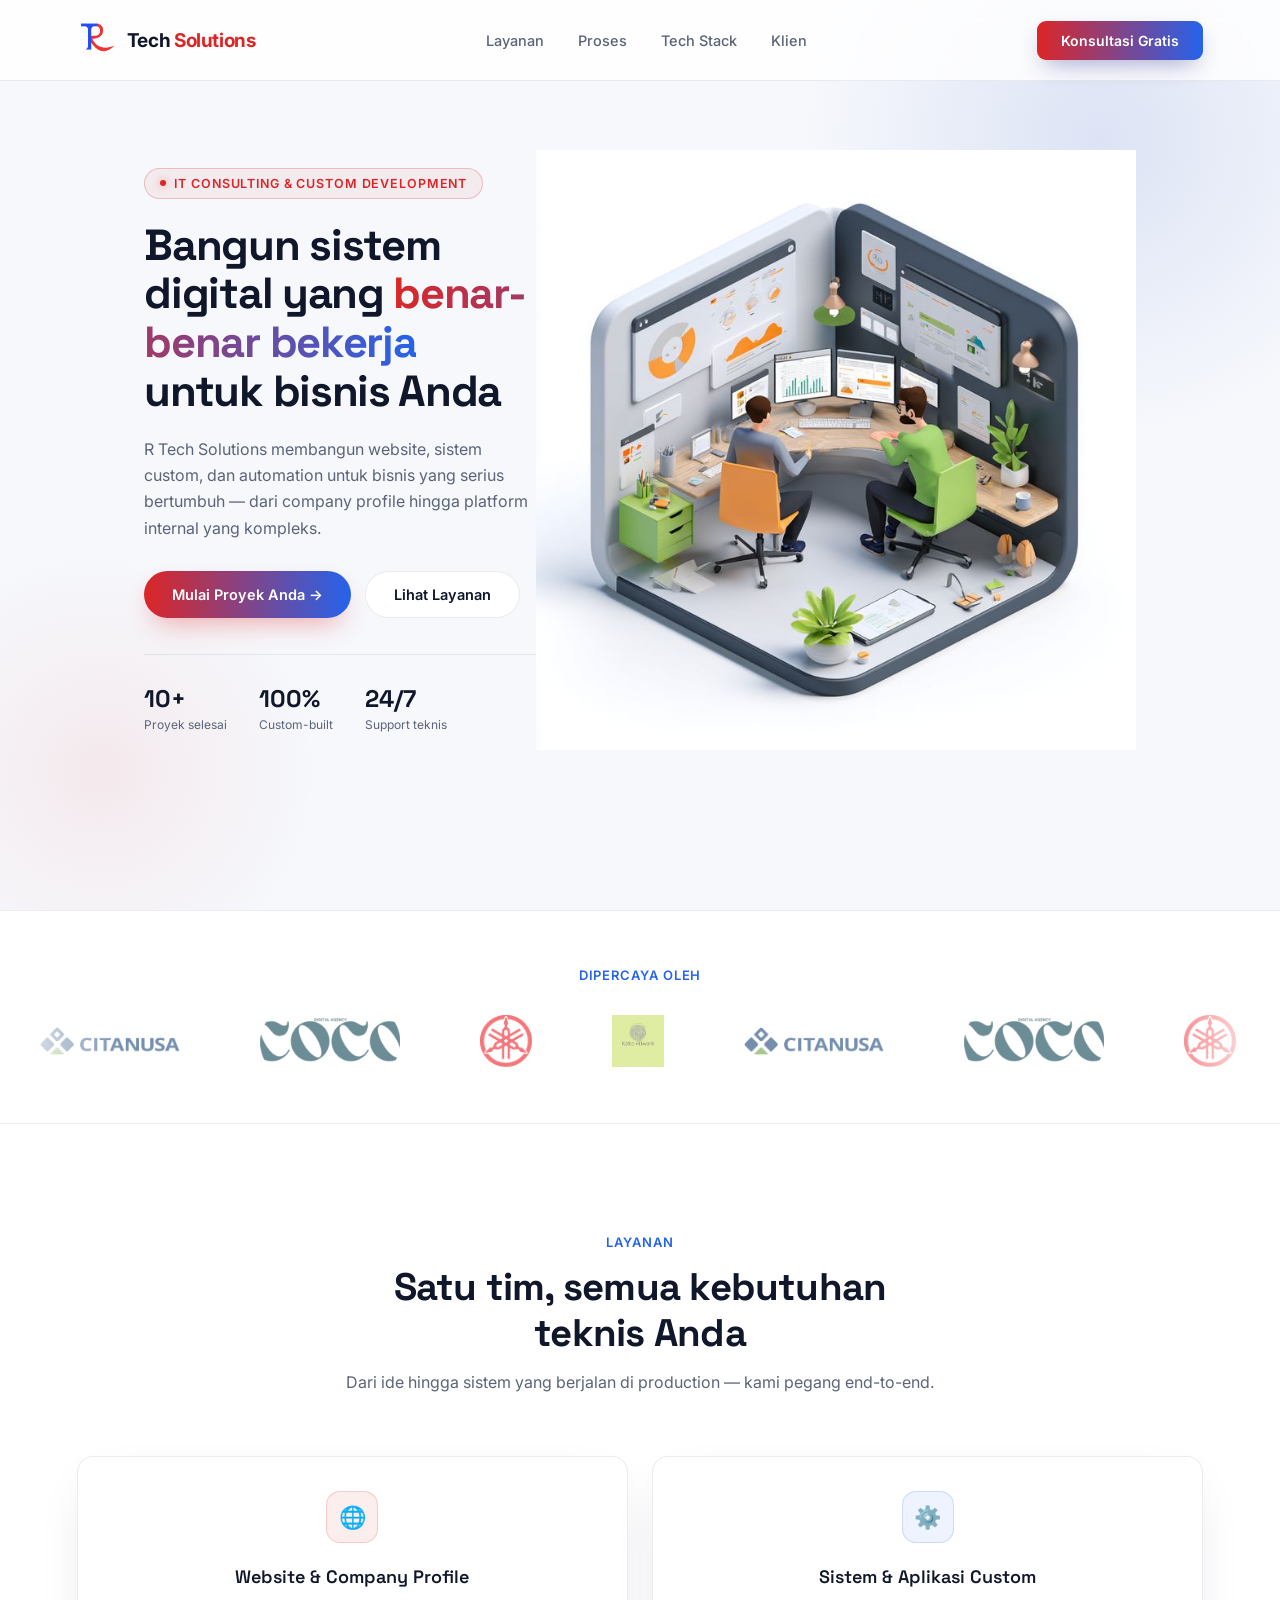
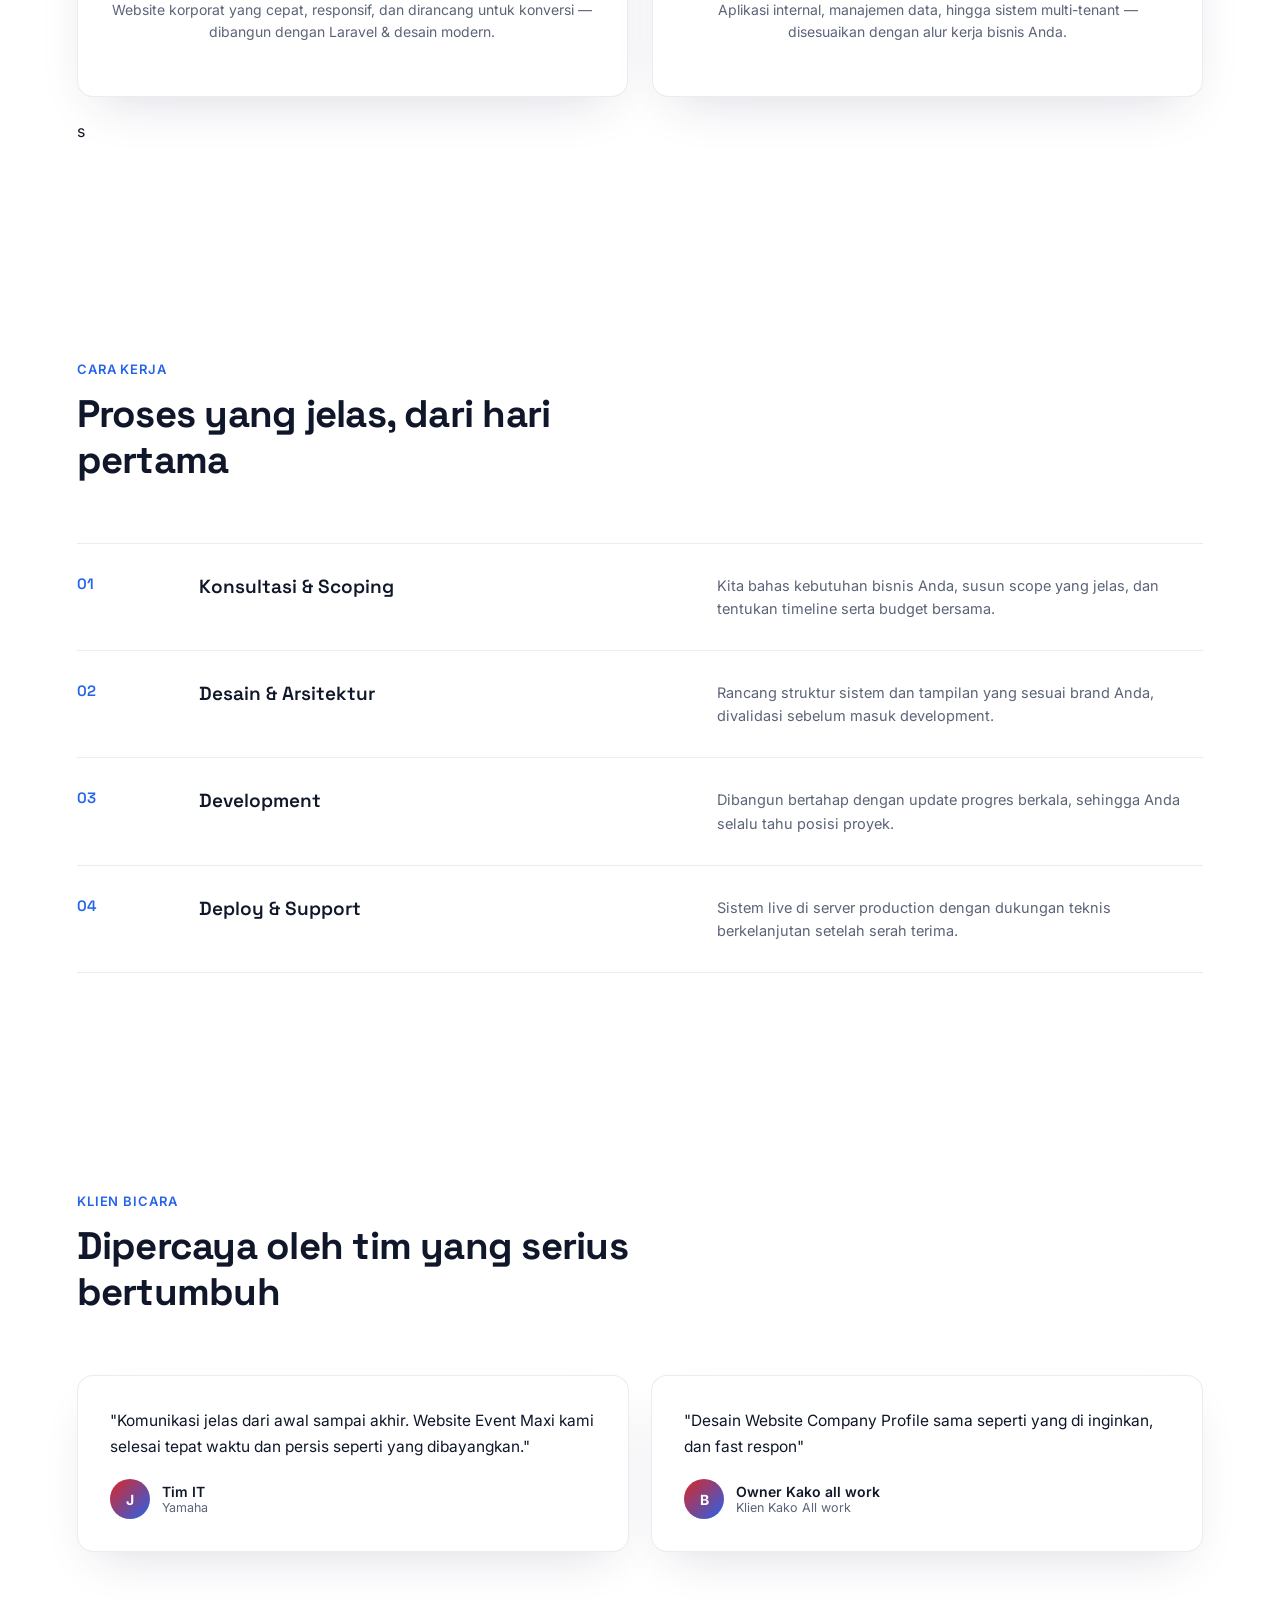
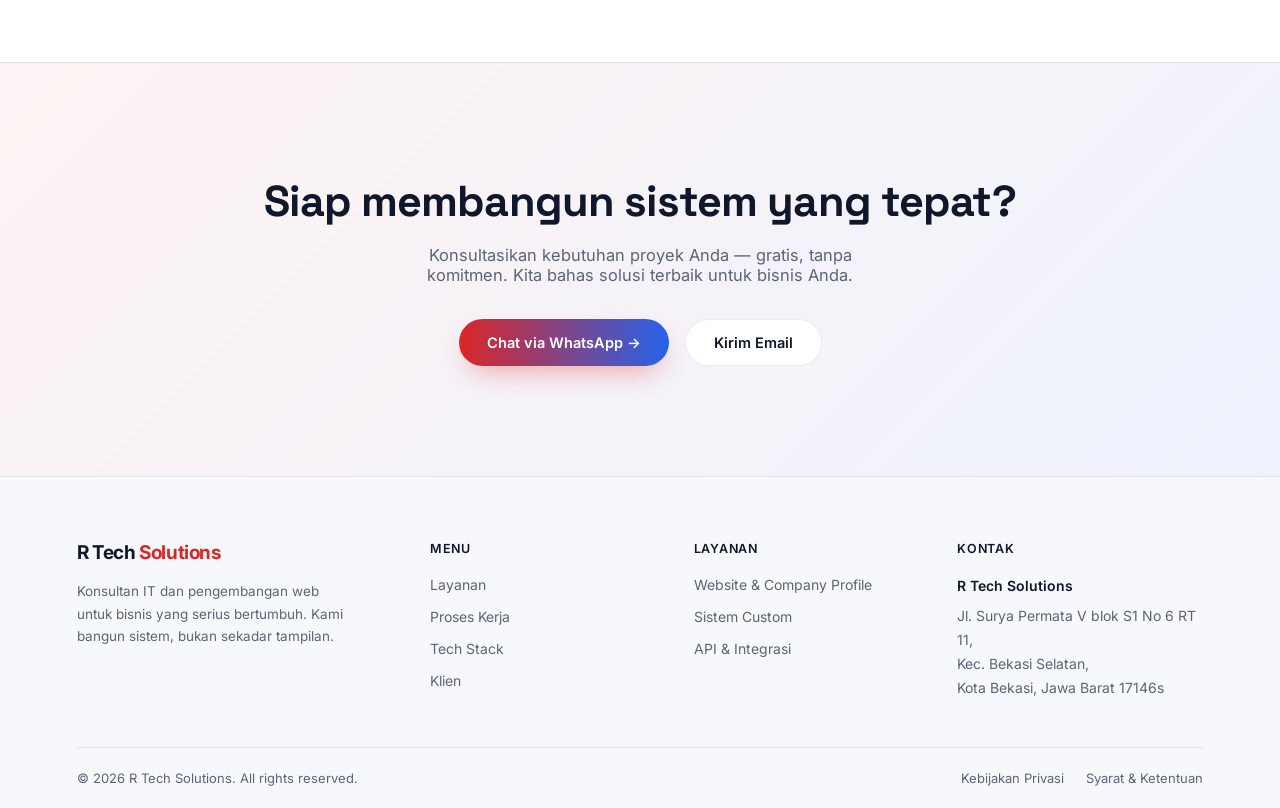
<file: index.html>
<!DOCTYPE html>
<html lang="id">
<head>
<meta charset="UTF-8">
<meta name="viewport" content="width=device-width, initial-scale=1.0">
<title>R Tech Solutions — IT Consulting & Web Development</title>
<link rel="preconnect" href="https://fonts.googleapis.com">
<link href="https://fonts.googleapis.com/css2?family=Space+Grotesk:wght@400;500;600;700&family=Inter:wght@400;500;600;700&display=swap" rel="stylesheet">
<link href="css/style.css" rel="stylesheet">
</head>
<body>

<nav>
  <div class="logo-mark">
    <div>
      <img src="assets/logo2.png" alt="R Tech Solutions Logo" width="40" height="40">
    </div>
    <div class="logo-text">Tech <span>Solutions</span></div>
  </div>
  <div class="nav-links">
    <a href="#layanan">Layanan</a>
    <a href="#proses">Proses</a>
    <a href="#stack">Tech Stack</a>
    <a href="#testimoni">Klien</a>
  </div>
  <a href="#cta" class="nav-cta">Konsultasi Gratis</a>
</nav>

<!-- HERO -->
<section class="hero">
  <div class="hero-blob blob-1"></div>
  <div class="hero-blob blob-2"></div>

  <!-- UPPER: two-col grid -->
  <div class="hero-upper">
    <!-- LEFT: text -->
    <div class="hero-content">
      <div class="eyebrow">IT Consulting &amp; Custom Development</div>
      <h1>Bangun sistem digital yang <span class="grad">benar-benar bekerja</span> untuk bisnis Anda</h1>
      <p class="hero-desc">R Tech Solutions membangun website, sistem custom, dan automation untuk bisnis yang serius bertumbuh — dari company profile hingga platform internal yang kompleks.</p>
      <div class="hero-actions">
        <a href="#cta" class="btn-primary">Mulai Proyek Anda →</a>
        <a href="#layanan" class="btn-secondary">Lihat Layanan</a>
      </div>
      <div class="hero-stats">
        <div class="stat"><div class="num">10+</div><div class="label">Proyek selesai</div></div>
        <div class="stat"><div class="num">100%</div><div class="label">Custom-built</div></div>
        <div class="stat"><div class="num">24/7</div><div class="label">Support teknis</div></div>
      </div>
    </div>
    <!-- RIGHT: 3D canvas -->
    <div class="hero-visual">
      <img src="assets/marketingit.jpg" alt="Ilustrasi Layanan IT" class="hero-img" style="width:600px">
    </div>
  </div>

  <!-- PROMO BAR: full-width strip at bottom of hero -->
  <!-- <div class="hero-promo-bar">
    <div class="promo-carousel" id="promoCarousel">
      <div class="promo-track" id="promoTrack">
        <div class="promo-slide">
          <div class="promo-icon">🔥</div>
          <div class="promo-text">
            <span class="promo-badge">Promo Akhir Bulan</span>
            <h4>Diskon 20% Paket Company Profile</h4>
            <p>Berlaku untuk pemesanan bulan ini</p>
          </div>
          <a href="#cta" class="promo-arrow">Klaim →</a>
        </div>
        <div class="promo-slide">
          <div class="promo-icon">⚡</div>
          <div class="promo-text">
            <span class="promo-badge">Layanan Baru</span>
            <h4>Paket Automation &amp; Scraping</h4>
            <p>Mulai dari kebutuhan data harian Anda</p>
          </div>
          <a href="#layanan" class="promo-arrow">Lihat →</a>
        </div>
        <div class="promo-slide">
          <div class="promo-icon">🎯</div>
          <div class="promo-text">
            <span class="promo-badge">Slot Terbatas</span>
            <h4>Konsultasi Gratis Bulan Ini</h4>
            <p>Hanya tersedia untuk 5 klien pertama</p>
          </div>
          <a href="#cta" class="promo-arrow">Daftar →</a>
        </div>
      </div>
      <div class="promo-controls">
        <div class="promo-dots" id="promoDots"></div>
        <div class="promo-nav-btns">
          <button class="promo-nav-btn" id="promoPrev" aria-label="Sebelumnya">&#8249;</button>
          <button class="promo-nav-btn" id="promoNext" aria-label="Berikutnya">&#8250;</button>
        </div>
      </div>
    </div>
  </div> -->
</section>

<!-- CLIENT MARQUEE -->
<section class="clients">
  <span class="section-tag" style="text-align:center;display:block;padding:0 6%;margin-bottom:32px;">Dipercaya Oleh</span>
  <div class="clients-fade-l"></div>
  <div class="clients-fade-r"></div>
  <div class="marquee-track">
    <!-- Set 1 -->
    <div class="marquee-group">
      <div class="client-logo"><img src="assets/citanusalogo.png" alt="Cita Nusa Logo"></div>
      <div class="client-logo"><img src="assets/logo_coco.png" alt="Coco Digital Logo"></div>
      <div class="client-logo"><img src="assets/yamaha-logo.png.svg" alt="Yamaha Logo"></div>
      <div class="client-logo"><img src="assets/KakoLogo.png" alt="Kakao all work"></div>
    </div>
    <!-- Set 2 (duplikat, wajib buat looping mulus) -->
    <div class="marquee-group" aria-hidden="true">
      <div class="client-logo"><img src="assets/citanusalogo.png" alt="" aria-hidden="true"></div>
      <div class="client-logo"><img src="assets/logo_coco.png" alt="" aria-hidden="true"></div>
      <div class="client-logo"><img src="assets/yamaha-logo.png.svg" alt="" aria-hidden="true"></div>
      <div class="client-logo"><img src="assets/KakoLogo.png" alt="" aria-hidden="true"></div>
    </div>

    <div class="marquee-group" aria-hidden="true">
      <div class="client-logo"><img src="assets/citanusalogo.png" alt="" aria-hidden="true"></div>
      <div class="client-logo"><img src="assets/logo_coco.png" alt="" aria-hidden="true"></div>
      <div class="client-logo"><img src="assets/yamaha-logo.png.svg" alt="" aria-hidden="true"></div>
      <div class="client-logo"><img src="assets/KakoLogo.png" alt="" aria-hidden="true"></div>
    </div>
  </div>
</section>

<!-- SERVICES -->
<section class="services" id="layanan">
  <div class="section-head center">
    <span class="section-tag">Layanan</span>
    <h2>Satu tim, semua kebutuhan teknis Anda</h2>
    <p>Dari ide hingga sistem yang berjalan di production — kami pegang end-to-end.</p>
  </div>
  <div class="service-grid">
    <div class="service-card">
      <div class="service-icon">🌐</div>
      <h3>Website &amp; Company Profile</h3>
      <p>Website korporat yang cepat, responsif, dan dirancang untuk konversi — dibangun dengan Laravel &amp; desain modern.</p>
    </div>
    <div class="service-card">
      <div class="service-icon">⚙️</div>
      <h3>Sistem &amp; Aplikasi Custom</h3>
      <p>Aplikasi internal, manajemen data, hingga sistem multi-tenant — disesuaikan dengan alur kerja bisnis Anda.</p>
    </div>s
  </div>
</section>

<!-- PORTFOLIO -->
<!-- <section class="portfolio" id="portofolio">
  <div class="section-head">
    <span class="section-tag">Portofolio</span>
    <h2>Proyek yang sudah kami bangun</h2>
    <p>Sebagian sistem dan website yang kami kerjakan untuk klien dari berbagai industri.</p>
  </div>
  <div class="portfolio-grid">
    <div class="portfolio-card">
      <div class="portfolio-thumb thumb-1"><span class="ptag">TikTok Scraper</span></div>
      <div class="portfolio-body">
        <span class="portfolio-cat">Web App &amp; Automation</span>
        <h3>Hashtag Scraping System</h3>
        <p>Sistem scraping TikTok berbasis hashtag dengan export Excel, validasi, dan dashboard DataTables.</p>
        <div class="portfolio-stack"><span>Laravel</span><span>FastAPI</span><span>MySQL</span></div>
      </div>
    </div>
    <div class="portfolio-card">
      <div class="portfolio-thumb thumb-2"><span class="ptag">Company Profile</span></div>
      <div class="portfolio-body">
        <span class="portfolio-cat">Website Korporat</span>
        <h3>Digital Agency Profile Site</h3>
        <p>Website multi-halaman dengan parallax, marquee client logo, dan desain premium custom.</p>
        <div class="portfolio-stack"><span>Laravel</span><span>Blade</span><span>Nginx</span></div>
      </div>
    </div>
    <div class="portfolio-card">
      <div class="portfolio-thumb thumb-3"><span class="ptag">3D Portfolio</span></div>
      <div class="portfolio-body">
        <span class="portfolio-cat">Personal Branding</span>
        <h3>Interactive 3D Portfolio</h3>
        <p>Website portofolio dengan hero Three.js interaktif dan animasi Framer Motion.</p>
        <div class="portfolio-stack"><span>React</span><span>Three.js</span><span>TypeScript</span></div>
      </div>
    </div>
    <div class="portfolio-card">
      <div class="portfolio-thumb thumb-4"><span class="ptag">SaaS Membership</span></div>
      <div class="portfolio-body">
        <span class="portfolio-cat">Sistem Custom</span>
        <h3>Multi-Tenant Membership System</h3>
        <p>Sistem manajemen membership dengan 3 level role dan modul invoicing terintegrasi.</p>
        <div class="portfolio-stack"><span>Laravel</span><span>Multi-tenant</span></div>
      </div>
    </div>
    <div class="portfolio-card">
      <div class="portfolio-thumb thumb-5"><span class="ptag">Sales Proposal</span></div>
      <div class="portfolio-body">
        <span class="portfolio-cat">Dokumen Bisnis</span>
        <h3>Proposal &amp; PDF Generation</h3>
        <p>Sistem generate proposal penjualan profesional otomatis dalam format PDF.</p>
        <div class="portfolio-stack"><span>Python</span><span>ReportLab</span></div>
      </div>
    </div>
  </div>
</section> -->

<!-- PROCESS -->
<section class="process" id="proses">
  <div class="section-head">
    <span class="section-tag">Cara Kerja</span>
    <h2>Proses yang jelas, dari hari pertama</h2>
  </div>
  <div class="process-list">
    <div class="process-row">
      <div class="process-num">01</div>
      <h3>Konsultasi &amp; Scoping</h3>
      <p>Kita bahas kebutuhan bisnis Anda, susun scope yang jelas, dan tentukan timeline serta budget bersama.</p>
    </div>
    <div class="process-row">
      <div class="process-num">02</div>
      <h3>Desain &amp; Arsitektur</h3>
      <p>Rancang struktur sistem dan tampilan yang sesuai brand Anda, divalidasi sebelum masuk development.</p>
    </div>
    <div class="process-row">
      <div class="process-num">03</div>
      <h3>Development</h3>
      <p>Dibangun bertahap dengan update progres berkala, sehingga Anda selalu tahu posisi proyek.</p>
    </div>
    <div class="process-row">
      <div class="process-num">04</div>
      <h3>Deploy &amp; Support</h3>
      <p>Sistem live di server production dengan dukungan teknis berkelanjutan setelah serah terima.</p>
    </div>
  </div>
</section>

<!-- TESTIMONIAL -->
<section class="testimonial" id="testimoni">
  <div class="section-head">
    <span class="section-tag">Klien Bicara</span>
    <h2>Dipercaya oleh tim yang serius bertumbuh</h2>
  </div>
  <div class="testi-grid">
    <div class="testi-card">
      <p>"Komunikasi jelas dari awal sampai akhir. Website Event Maxi kami selesai tepat waktu dan persis seperti yang dibayangkan."</p>
      <div class="testi-who">
        <div class="testi-avatar">J</div>
        <div><div class="testi-name">Tim IT</div><div class="testi-role">Yamaha</div></div>
      </div>
    </div>
    <div class="testi-card">
      <p>"Desain Website Company Profile sama seperti yang di inginkan, dan fast respon"</p>
      <div class="testi-who">
        <div class="testi-avatar">B</div>
        <div><div class="testi-name">Owner Kako all work</div><div class="testi-role">Klien Kako All work</div></div>
      </div>
    </div>
  </div>
</section>

<!-- CTA -->
<section class="cta-section" id="cta">
  <h2>Siap membangun sistem yang tepat?</h2>
  <p>Konsultasikan kebutuhan proyek Anda — gratis, tanpa komitmen. Kita bahas solusi terbaik untuk bisnis Anda.</p>
  <div class="cta-buttons">
    <a href="https://wa.me/6282191230772" class="btn-primary">Chat via WhatsApp →</a>
    <a href="mailto:kurniamulyarizqi1006@gmail.com" class="btn-secondary">Kirim Email</a>
  </div>
</section>

<!-- FOOTER -->
<footer>
  <div class="footer-top">
    <div class="footer-brand">
      <div class="logo-mark">
        <div class="logo-text">R Tech <span>Solutions</span></div>
      </div>
      <p>Konsultan IT dan pengembangan web untuk bisnis yang serius bertumbuh. Kami bangun sistem, bukan sekadar tampilan.</p>
      <!-- <div class="footer-social">
        <a href="#" class="social-btn" aria-label="Instagram">IG</a>
        <a href="#" class="social-btn" aria-label="LinkedIn">in</a>
        <a href="#" class="social-btn" aria-label="WhatsApp">WA</a>
        <a href="#" class="social-btn" aria-label="GitHub">GH</a>
      </div> -->
    </div>
    <div class="footer-col">
      <h4>Menu</h4>
      <ul>
        <li><a href="#layanan">Layanan</a></li>
        <li><a href="#proses">Proses Kerja</a></li>
        <li><a href="#stack">Tech Stack</a></li>
        <li><a href="#testimoni">Klien</a></li>
      </ul>
    </div>
    <div class="footer-col">
      <h4>Layanan</h4>
      <ul>
        <li><a href="#layanan">Website &amp; Company Profile</a></li>
        <li><a href="#layanan">Sistem Custom</a></li>
        <li><a href="#layanan">API &amp; Integrasi</a></li>
      </ul>
    </div>
    <div class="footer-col">
      <h4>Kontak</h4>
      <div class="footer-address">
        <strong>R Tech Solutions</strong>
        Jl. Surya Permata V blok S1 No 6 RT 11,<br>
        Kec. Bekasi Selatan,<br>
        Kota Bekasi, Jawa Barat 17146s
      </div>
    </div>
  </div>
  <div class="footer-bottom">
    <div class="gray">© 2026 R Tech Solutions. All rights reserved.</div>
    <div class="footer-bottom-links">
      <a href="#">Kebijakan Privasi</a>
      <a href="#">Syarat &amp; Ketentuan</a>
    </div>
  </div>
</footer>

<!-- THREE.js loaded locally to avoid blocked CDN by tracking prevention -->
<script src="assets/three/three.min.js"></script>
<script src="/js/script.js"></script>

</body>
</html>
</file>
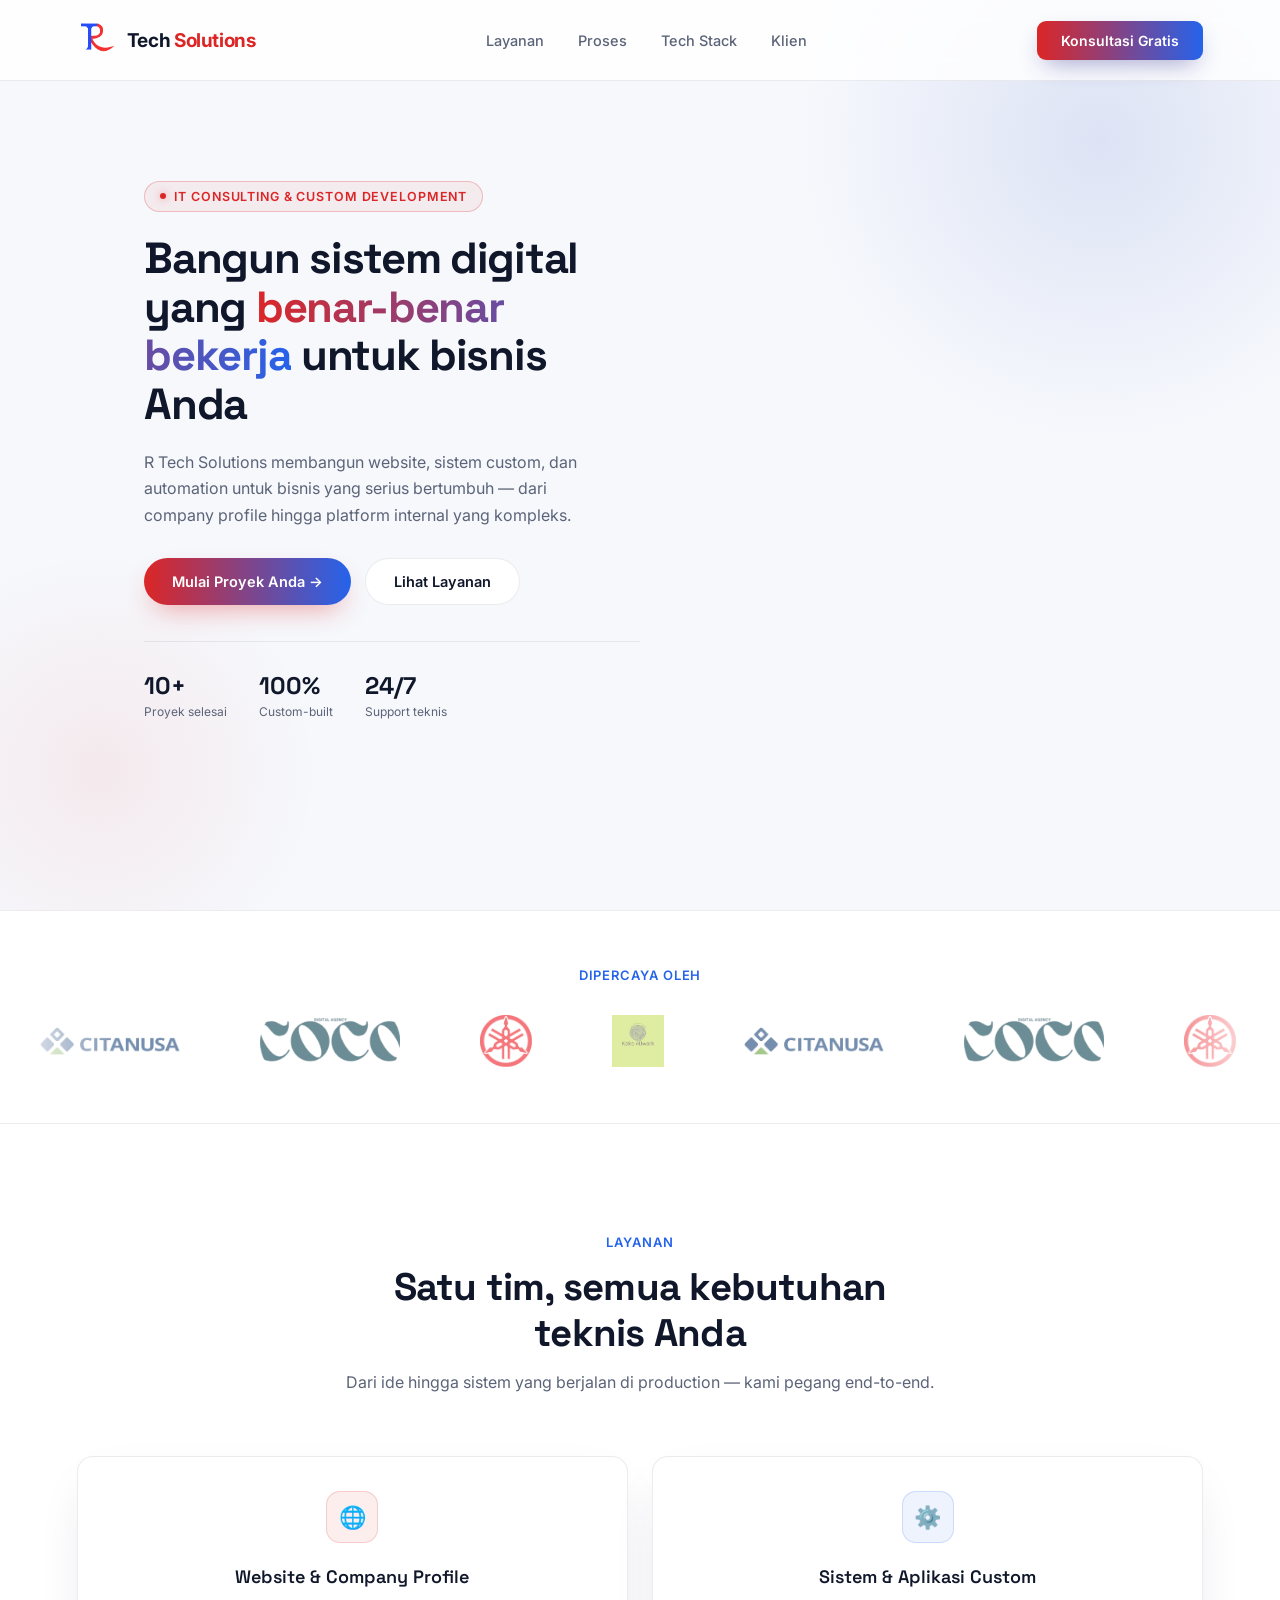
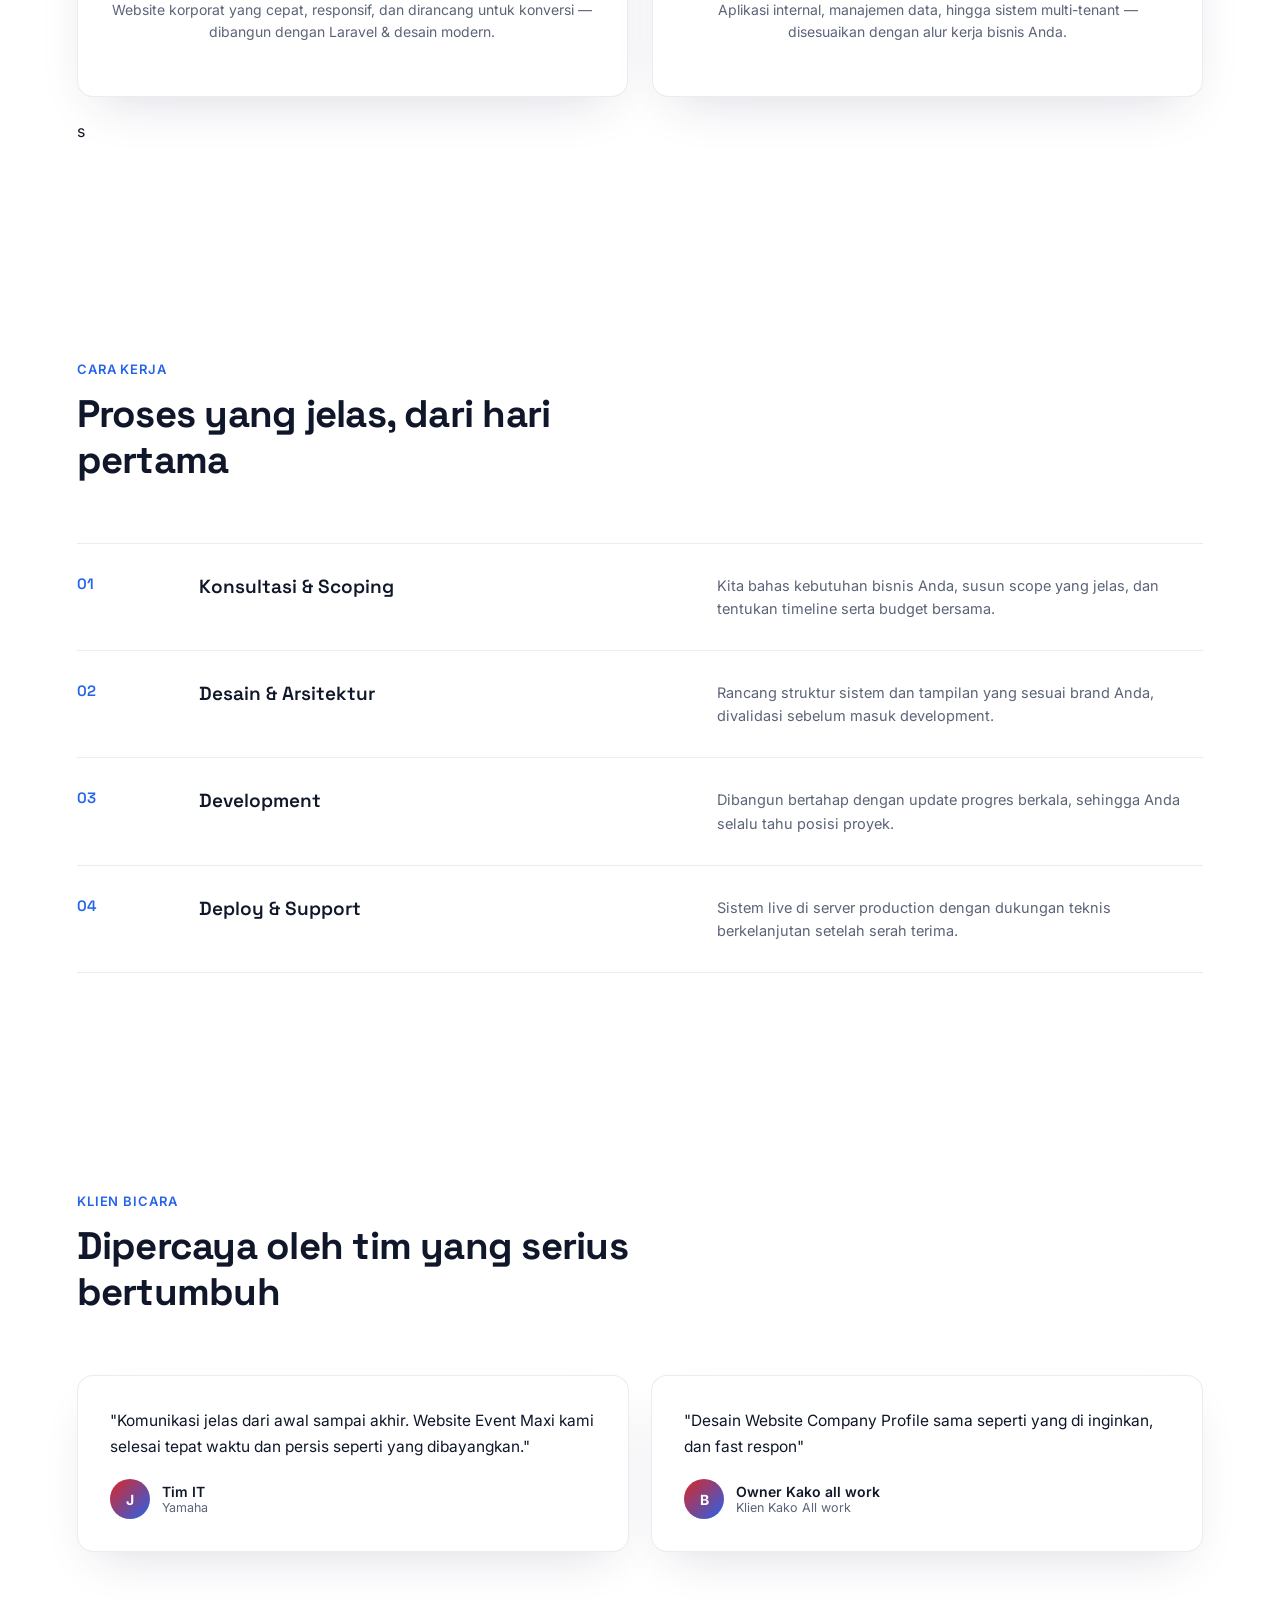
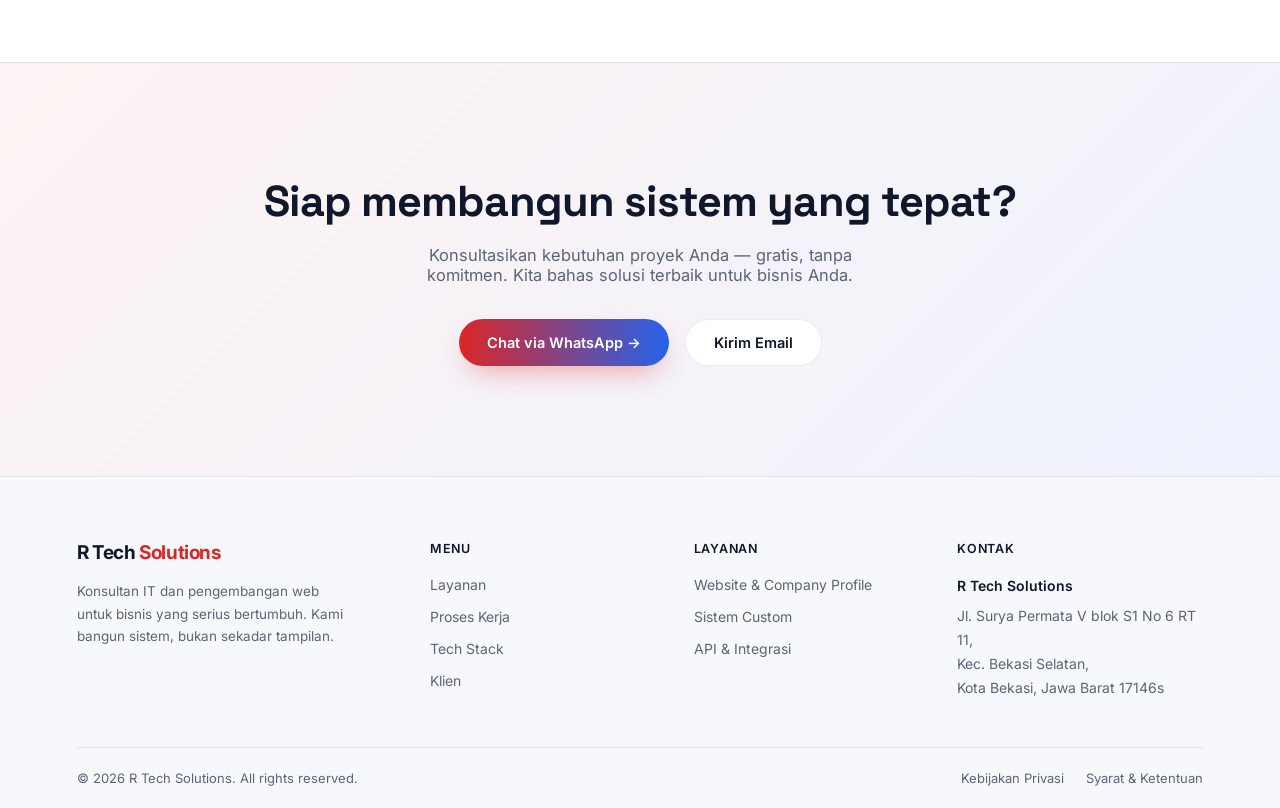
<file: index (1).html>
<!DOCTYPE html>
<html lang="id">
<head>
<meta charset="UTF-8">
<meta name="viewport" content="width=device-width, initial-scale=1.0">
<title>R Tech Solutions — IT Consulting & Web Development</title>
<link rel="preconnect" href="https://fonts.googleapis.com">
<link href="https://fonts.googleapis.com/css2?family=Space+Grotesk:wght@400;500;600;700&family=Inter:wght@400;500;600;700&display=swap" rel="stylesheet">
<link href="css/style.css" rel="stylesheet">
</head>
<body>

<nav>
  <div class="logo-mark">
    <div>
      <img src="assets/logo2.png" alt="R Tech Solutions Logo" width="40" height="40">
    </div>
    <div class="logo-text">Tech <span>Solutions</span></div>
  </div>
  <div class="nav-links">
    <a href="#layanan">Layanan</a>
    <a href="#proses">Proses</a>
    <a href="#stack">Tech Stack</a>
    <a href="#testimoni">Klien</a>
  </div>
  <a href="#cta" class="nav-cta">Konsultasi Gratis</a>
</nav>

<!-- HERO -->
<section class="hero">
  <div class="hero-blob blob-1"></div>
  <div class="hero-blob blob-2"></div>

  <!-- UPPER: two-col grid -->
  <div class="hero-upper">
    <!-- LEFT: text -->
    <div class="hero-content">
      <div class="eyebrow">IT Consulting &amp; Custom Development</div>
      <h1>Bangun sistem digital yang <span class="grad">benar-benar bekerja</span> untuk bisnis Anda</h1>
      <p class="hero-desc">R Tech Solutions membangun website, sistem custom, dan automation untuk bisnis yang serius bertumbuh — dari company profile hingga platform internal yang kompleks.</p>
      <div class="hero-actions">
        <a href="#cta" class="btn-primary">Mulai Proyek Anda →</a>
        <a href="#layanan" class="btn-secondary">Lihat Layanan</a>
      </div>
      <div class="hero-stats">
        <div class="stat"><div class="num">10+</div><div class="label">Proyek selesai</div></div>
        <div class="stat"><div class="num">100%</div><div class="label">Custom-built</div></div>
        <div class="stat"><div class="num">24/7</div><div class="label">Support teknis</div></div>
      </div>
    </div>
    <!-- RIGHT: 3D canvas -->
    <div class="hero-visual">
    </div>
  </div>

  <!-- PROMO BAR: full-width strip at bottom of hero -->
  <!-- <div class="hero-promo-bar">
    <div class="promo-carousel" id="promoCarousel">
      <div class="promo-track" id="promoTrack">
        <div class="promo-slide">
          <div class="promo-icon">🔥</div>
          <div class="promo-text">
            <span class="promo-badge">Promo Akhir Bulan</span>
            <h4>Diskon 20% Paket Company Profile</h4>
            <p>Berlaku untuk pemesanan bulan ini</p>
          </div>
          <a href="#cta" class="promo-arrow">Klaim →</a>
        </div>
        <div class="promo-slide">
          <div class="promo-icon">⚡</div>
          <div class="promo-text">
            <span class="promo-badge">Layanan Baru</span>
            <h4>Paket Automation &amp; Scraping</h4>
            <p>Mulai dari kebutuhan data harian Anda</p>
          </div>
          <a href="#layanan" class="promo-arrow">Lihat →</a>
        </div>
        <div class="promo-slide">
          <div class="promo-icon">🎯</div>
          <div class="promo-text">
            <span class="promo-badge">Slot Terbatas</span>
            <h4>Konsultasi Gratis Bulan Ini</h4>
            <p>Hanya tersedia untuk 5 klien pertama</p>
          </div>
          <a href="#cta" class="promo-arrow">Daftar →</a>
        </div>
      </div>
      <div class="promo-controls">
        <div class="promo-dots" id="promoDots"></div>
        <div class="promo-nav-btns">
          <button class="promo-nav-btn" id="promoPrev" aria-label="Sebelumnya">&#8249;</button>
          <button class="promo-nav-btn" id="promoNext" aria-label="Berikutnya">&#8250;</button>
        </div>
      </div>
    </div>
  </div> -->
</section>

<!-- CLIENT MARQUEE -->
<section class="clients">
  <span class="section-tag" style="text-align:center;display:block;padding:0 6%;margin-bottom:32px;">Dipercaya Oleh</span>
  <div class="clients-fade-l"></div>
  <div class="clients-fade-r"></div>
  <div class="marquee-track">
    <!-- Set 1 -->
    <div class="marquee-group">
      <div class="client-logo"><img src="assets/citanusalogo.png" alt="Cita Nusa Logo"></div>
      <div class="client-logo"><img src="assets/logo_coco.png" alt="Coco Digital Logo"></div>
      <div class="client-logo"><img src="assets/yamaha-logo.png.svg" alt="Yamaha Logo"></div>
      <div class="client-logo"><img src="assets/KakoLogo.png" alt="Kakao all work"></div>
    </div>
    <!-- Set 2 (duplikat, wajib buat looping mulus) -->
    <div class="marquee-group" aria-hidden="true">
      <div class="client-logo"><img src="assets/citanusalogo.png" alt="" aria-hidden="true"></div>
      <div class="client-logo"><img src="assets/logo_coco.png" alt="" aria-hidden="true"></div>
      <div class="client-logo"><img src="assets/yamaha-logo.png.svg" alt="" aria-hidden="true"></div>
      <div class="client-logo"><img src="assets/KakoLogo.png" alt="" aria-hidden="true"></div>
    </div>
  </div>
</section>

<!-- SERVICES -->
<section class="services" id="layanan">
  <div class="section-head center">
    <span class="section-tag">Layanan</span>
    <h2>Satu tim, semua kebutuhan teknis Anda</h2>
    <p>Dari ide hingga sistem yang berjalan di production — kami pegang end-to-end.</p>
  </div>
  <div class="service-grid">
    <div class="service-card">
      <div class="service-icon">🌐</div>
      <h3>Website &amp; Company Profile</h3>
      <p>Website korporat yang cepat, responsif, dan dirancang untuk konversi — dibangun dengan Laravel &amp; desain modern.</p>
    </div>
    <div class="service-card">
      <div class="service-icon">⚙️</div>
      <h3>Sistem &amp; Aplikasi Custom</h3>
      <p>Aplikasi internal, manajemen data, hingga sistem multi-tenant — disesuaikan dengan alur kerja bisnis Anda.</p>
    </div>s
  </div>
</section>

<!-- PORTFOLIO -->
<!-- <section class="portfolio" id="portofolio">
  <div class="section-head">
    <span class="section-tag">Portofolio</span>
    <h2>Proyek yang sudah kami bangun</h2>
    <p>Sebagian sistem dan website yang kami kerjakan untuk klien dari berbagai industri.</p>
  </div>
  <div class="portfolio-grid">
    <div class="portfolio-card">
      <div class="portfolio-thumb thumb-1"><span class="ptag">TikTok Scraper</span></div>
      <div class="portfolio-body">
        <span class="portfolio-cat">Web App &amp; Automation</span>
        <h3>Hashtag Scraping System</h3>
        <p>Sistem scraping TikTok berbasis hashtag dengan export Excel, validasi, dan dashboard DataTables.</p>
        <div class="portfolio-stack"><span>Laravel</span><span>FastAPI</span><span>MySQL</span></div>
      </div>
    </div>
    <div class="portfolio-card">
      <div class="portfolio-thumb thumb-2"><span class="ptag">Company Profile</span></div>
      <div class="portfolio-body">
        <span class="portfolio-cat">Website Korporat</span>
        <h3>Digital Agency Profile Site</h3>
        <p>Website multi-halaman dengan parallax, marquee client logo, dan desain premium custom.</p>
        <div class="portfolio-stack"><span>Laravel</span><span>Blade</span><span>Nginx</span></div>
      </div>
    </div>
    <div class="portfolio-card">
      <div class="portfolio-thumb thumb-3"><span class="ptag">3D Portfolio</span></div>
      <div class="portfolio-body">
        <span class="portfolio-cat">Personal Branding</span>
        <h3>Interactive 3D Portfolio</h3>
        <p>Website portofolio dengan hero Three.js interaktif dan animasi Framer Motion.</p>
        <div class="portfolio-stack"><span>React</span><span>Three.js</span><span>TypeScript</span></div>
      </div>
    </div>
    <div class="portfolio-card">
      <div class="portfolio-thumb thumb-4"><span class="ptag">SaaS Membership</span></div>
      <div class="portfolio-body">
        <span class="portfolio-cat">Sistem Custom</span>
        <h3>Multi-Tenant Membership System</h3>
        <p>Sistem manajemen membership dengan 3 level role dan modul invoicing terintegrasi.</p>
        <div class="portfolio-stack"><span>Laravel</span><span>Multi-tenant</span></div>
      </div>
    </div>
    <div class="portfolio-card">
      <div class="portfolio-thumb thumb-5"><span class="ptag">Sales Proposal</span></div>
      <div class="portfolio-body">
        <span class="portfolio-cat">Dokumen Bisnis</span>
        <h3>Proposal &amp; PDF Generation</h3>
        <p>Sistem generate proposal penjualan profesional otomatis dalam format PDF.</p>
        <div class="portfolio-stack"><span>Python</span><span>ReportLab</span></div>
      </div>
    </div>
  </div>
</section> -->

<!-- PROCESS -->
<section class="process" id="proses">
  <div class="section-head">
    <span class="section-tag">Cara Kerja</span>
    <h2>Proses yang jelas, dari hari pertama</h2>
  </div>
  <div class="process-list">
    <div class="process-row">
      <div class="process-num">01</div>
      <h3>Konsultasi &amp; Scoping</h3>
      <p>Kita bahas kebutuhan bisnis Anda, susun scope yang jelas, dan tentukan timeline serta budget bersama.</p>
    </div>
    <div class="process-row">
      <div class="process-num">02</div>
      <h3>Desain &amp; Arsitektur</h3>
      <p>Rancang struktur sistem dan tampilan yang sesuai brand Anda, divalidasi sebelum masuk development.</p>
    </div>
    <div class="process-row">
      <div class="process-num">03</div>
      <h3>Development</h3>
      <p>Dibangun bertahap dengan update progres berkala, sehingga Anda selalu tahu posisi proyek.</p>
    </div>
    <div class="process-row">
      <div class="process-num">04</div>
      <h3>Deploy &amp; Support</h3>
      <p>Sistem live di server production dengan dukungan teknis berkelanjutan setelah serah terima.</p>
    </div>
  </div>
</section>

<!-- TESTIMONIAL -->
<section class="testimonial" id="testimoni">
  <div class="section-head">
    <span class="section-tag">Klien Bicara</span>
    <h2>Dipercaya oleh tim yang serius bertumbuh</h2>
  </div>
  <div class="testi-grid">
    <div class="testi-card">
      <p>"Komunikasi jelas dari awal sampai akhir. Website Event Maxi kami selesai tepat waktu dan persis seperti yang dibayangkan."</p>
      <div class="testi-who">
        <div class="testi-avatar">J</div>
        <div><div class="testi-name">Tim IT</div><div class="testi-role">Yamaha</div></div>
      </div>
    </div>
    <div class="testi-card">
      <p>"Desain Website Company Profile sama seperti yang di inginkan, dan fast respon"</p>
      <div class="testi-who">
        <div class="testi-avatar">B</div>
        <div><div class="testi-name">Owner Kako all work</div><div class="testi-role">Klien Kako All work</div></div>
      </div>
    </div>
  </div>
</section>

<!-- CTA -->
<section class="cta-section" id="cta">
  <h2>Siap membangun sistem yang tepat?</h2>
  <p>Konsultasikan kebutuhan proyek Anda — gratis, tanpa komitmen. Kita bahas solusi terbaik untuk bisnis Anda.</p>
  <div class="cta-buttons">
    <a href="https://wa.me/6282191230772" class="btn-primary">Chat via WhatsApp →</a>
    <a href="mailto:kurniamulyarizqi1006@gmail.com" class="btn-secondary">Kirim Email</a>
  </div>
</section>

<!-- FOOTER -->
<footer>
  <div class="footer-top">
    <div class="footer-brand">
      <div class="logo-mark">
        <div class="logo-text">R Tech <span>Solutions</span></div>
      </div>
      <p>Konsultan IT dan pengembangan web untuk bisnis yang serius bertumbuh. Kami bangun sistem, bukan sekadar tampilan.</p>
      <!-- <div class="footer-social">
        <a href="#" class="social-btn" aria-label="Instagram">IG</a>
        <a href="#" class="social-btn" aria-label="LinkedIn">in</a>
        <a href="#" class="social-btn" aria-label="WhatsApp">WA</a>
        <a href="#" class="social-btn" aria-label="GitHub">GH</a>
      </div> -->
    </div>
    <div class="footer-col">
      <h4>Menu</h4>
      <ul>
        <li><a href="#layanan">Layanan</a></li>
        <li><a href="#proses">Proses Kerja</a></li>
        <li><a href="#stack">Tech Stack</a></li>
        <li><a href="#testimoni">Klien</a></li>
      </ul>
    </div>
    <div class="footer-col">
      <h4>Layanan</h4>
      <ul>
        <li><a href="#layanan">Website &amp; Company Profile</a></li>
        <li><a href="#layanan">Sistem Custom</a></li>
        <li><a href="#layanan">API &amp; Integrasi</a></li>
      </ul>
    </div>
    <div class="footer-col">
      <h4>Kontak</h4>
      <div class="footer-address">
        <strong>R Tech Solutions</strong>
        Jl. Surya Permata V blok S1 No 6 RT 11,<br>
        Kec. Bekasi Selatan,<br>
        Kota Bekasi, Jawa Barat 17146s
      </div>
    </div>
  </div>
  <div class="footer-bottom">
    <div class="gray">© 2026 R Tech Solutions. All rights reserved.</div>
    <div class="footer-bottom-links">
      <a href="#">Kebijakan Privasi</a>
      <a href="#">Syarat &amp; Ketentuan</a>
    </div>
  </div>
</footer>

<!-- THREE.js loaded locally to avoid blocked CDN by tracking prevention -->
<script src="assets/three/three.min.js"></script>
<script src="/js/script.js"></script>

</body>
</html>
</file>
<file: css/style.css>
:root{
    --bg:#ffffff;
    --bg-soft:#f6f8fc;
    --bg-soft-2:#eef1f8;
    --ink:#10172a;
    --ink-soft:#5b6478;
    --line:rgba(16,23,42,0.08);
    --red:#dc2626;
    --red-2:#ef4444;
    --blue:#2563eb;
    --blue-2:#3b82f6;
    --shadow:0 20px 50px -20px rgba(37,38,87,0.18);
  }
  *{margin:0;padding:0;box-sizing:border-box;}
  html{scroll-behavior:smooth;}
  body{
    background:var(--bg);
    color:var(--ink);
    font-family:'Inter',sans-serif;
    overflow-x:hidden;
  }
  h1,h2,h3,.display{font-family:'Space Grotesk',sans-serif;}
  a{font-family:inherit;}

  /* NAV */
  nav{
    position:fixed; top:0; left:0; right:0; z-index:100;
    display:flex; align-items:center; justify-content:space-between;
    padding:18px 6%;
    background:rgba(255,255,255,0.82);
    backdrop-filter:blur(12px);
    border-bottom:1px solid var(--line);
  }
  .logo-mark{display:flex; align-items:center; gap:10px;}
  .logo-text{font-weight:700;font-size:19px;letter-spacing:-0.02em;color:var(--ink);}
  .logo-text span{color:var(--red);}
  .nav-links{display:flex;gap:34px;align-items:center;}
  .nav-links a{color:var(--ink-soft);text-decoration:none;font-size:14.5px;font-weight:500;transition:color .2s;}
  .nav-links a:hover{color:var(--ink);}
  .nav-cta{
    background:linear-gradient(90deg,var(--red),var(--blue));
    color:#fff; padding:11px 24px; border-radius:9px;
    font-weight:600; font-size:14px; text-decoration:none;
    box-shadow:0 10px 24px -8px rgba(37,38,135,0.45);
    transition:transform .2s, box-shadow .2s;
  }
  .nav-cta:hover{transform:translateY(-2px); box-shadow:0 14px 28px -8px rgba(37,38,135,0.55);}

  /* HERO */
  .hero{
    position:relative;
    background:var(--bg-soft);
    overflow:hidden;
    padding-top:80px; /* nav height offset */
  }
  .hero-blob{
    position:absolute; border-radius:50%; z-index:0; pointer-events:none;
  }
  .blob-1{width:600px;height:600px; background:radial-gradient(circle, #dde3f5 0%, transparent 70%); top:-160px; right:-120px;}
  .blob-2{width:440px;height:440px; background:radial-gradient(circle, rgba(220,38,38,0.07) 0%, transparent 70%); bottom:-80px; left:-120px;}

  /* Upper hero: two-col grid */
  .hero-upper{
    position:relative; z-index:2;
    display:grid; grid-template-columns:1fr 1fr;
    gap:0; align-items:center;
    min-height:calc(100vh - 80px - 100px); /* subtract nav + promo bar height */
    padding:60px 6% 40px;
    max-width:1400px; margin:0 auto; width:100%;
  }
  .hero-content{ max-width:540px; }
  .eyebrow{
    display:inline-flex; align-items:center; gap:8px;
    font-size:12.5px; font-weight:600; letter-spacing:0.07em;
    color:var(--red); text-transform:uppercase;
    margin-bottom:22px;
    padding:7px 15px;
    border:1px solid rgba(220,38,38,0.25);
    border-radius:100px;
    background:rgba(220,38,38,0.06);
  }
  .eyebrow::before{
    content:''; width:6px;height:6px;border-radius:50%;
    background:var(--red); box-shadow:0 0 8px rgba(220,38,38,0.5);
  }
  .hero h1{
    font-size:clamp(2rem, 3.4vw, 3rem);
    font-weight:700; line-height:1.12; letter-spacing:-0.03em;
    margin-bottom:20px; color:var(--ink);
  }
  .hero h1 .grad{
    background:linear-gradient(90deg, var(--red), var(--blue));
    -webkit-background-clip:text; background-clip:text; color:transparent;
  }
  .hero-desc{
    font-size:16px; line-height:1.65; color:var(--ink-soft);
    max-width:460px; margin-bottom:30px;
  }
  .hero-actions{display:flex; gap:14px; flex-wrap:wrap; margin-bottom:36px;}
  .btn-primary{
    background:linear-gradient(90deg,var(--red),var(--blue));
    color:#fff; padding:14px 28px; border-radius:100px;
    font-weight:600; font-size:14.5px; text-decoration:none;
    display:inline-flex; align-items:center; gap:8px;
    box-shadow:0 12px 28px -10px rgba(220,38,38,0.45);
    transition:transform .2s, box-shadow .2s;
  }
  .btn-primary:hover{transform:translateY(-3px); box-shadow:0 18px 32px -10px rgba(220,38,38,0.55);}
  .btn-secondary{
    background:#fff; color:var(--ink);
    padding:14px 28px; border-radius:100px;
    font-weight:600; font-size:14.5px; text-decoration:none;
    border:1px solid var(--line);
    transition:border-color .2s, box-shadow .2s;
  }
  .btn-secondary:hover{border-color:var(--blue-2); box-shadow:0 6px 16px -8px rgba(37,99,235,0.2);}
  .hero-stats{
    display:flex; gap:32px; flex-wrap:wrap;
    padding-top:28px; border-top:1px solid var(--line);
  }
  .stat .num{font-family:'Space Grotesk'; font-size:24px; font-weight:700; color:var(--ink);}
  .stat .label{font-size:12px; color:var(--ink-soft); margin-top:3px;}

  /* 3D visual column */
  .hero-visual{
    position:relative; z-index:1;
    height:100px;
    display:flex; align-items:center; justify-content:center;
  }
  .hero-visual::before{
    content:'';
    position:absolute;
    width:360px; height:360px;
    border-radius:50%;
    z-index:0;
  }
  #hero-canvas{
    position:absolute; inset:0;
    width:100%; height:100%;
    z-index:1;
  }

  /* PROMO BAR — sits below hero-upper as a footer of the hero section */
  .hero-promo-bar{
    position:relative; z-index:3;
    background:#fff;
    border-top:1px solid var(--line);
    padding:0 6%;
    display:flex; align-items:stretch;
  }
  .promo-carousel{
    flex:1; max-width:900px; margin:0 auto;
    overflow:hidden;
  }
  .promo-wrap{ /* legacy compat */ }
  .promo-carousel-inner{
    border:none; border-radius:0;
    background:transparent;
  }
  .promo-track{display:flex; transition:transform .55s cubic-bezier(.65,0,.35,1);}
  .promo-slide{
    min-width:100%; display:flex; align-items:center; gap:16px;
    padding:18px 0;
  }
  .promo-icon{
    width:44px; height:44px; border-radius:10px; flex-shrink:0;
    display:flex; align-items:center; justify-content:center; font-size:19px;
  }
  .promo-slide:nth-child(odd) .promo-icon{background:rgba(220,38,38,0.09); border:1px solid rgba(220,38,38,0.2);}
  .promo-slide:nth-child(even) .promo-icon{background:rgba(37,99,235,0.09); border:1px solid rgba(37,99,235,0.2);}
  .promo-text{flex:1; min-width:0;}
  .promo-badge{
    display:inline-block; font-size:10.5px; font-weight:700; letter-spacing:0.06em;
    text-transform:uppercase; color:var(--red); margin-bottom:2px;
  }
  .promo-text h4{font-size:14.5px; font-weight:600; line-height:1.3; margin-bottom:1px; color:var(--ink);}
  .promo-text p{font-size:12.5px; color:var(--ink-soft); margin:0;}
  .promo-arrow{flex-shrink:0; color:var(--blue); text-decoration:none; font-size:13.5px; font-weight:600; white-space:nowrap;}
  .promo-controls{
    display:flex; align-items:center; justify-content:space-between;
    padding:10px 0 16px;
    border-top:1px solid var(--line);
  }
  .promo-dots{display:flex; gap:6px; align-items:center;}
  .promo-dot{
    width:6px; height:6px; border-radius:50%; background:rgba(16,23,42,0.15);
    border:none; cursor:pointer; padding:0; transition:background .25s, width .25s;
  }
  .promo-dot.active{background:linear-gradient(90deg,var(--red),var(--blue)); width:20px; border-radius:4px;}
  .promo-nav-btns{display:flex; gap:8px;}
  .promo-nav-btn{
    width:28px; height:28px; border-radius:8px; border:1px solid var(--line);
    background:#f6f8fc; color:var(--ink-soft); cursor:pointer;
    display:flex; align-items:center; justify-content:center; font-size:14px;
    transition:border-color .2s, color .2s, background .2s;
  }
  .promo-nav-btn:hover{border-color:var(--blue); color:var(--blue); background:#fff;}

  /* SECTIONS GENERIC */
  section{padding:110px 6%;}
  .section-head{max-width:600px; margin-bottom:60px;}
  .section-tag{
    font-size:13px; font-weight:600; letter-spacing:0.07em; text-transform:uppercase;
    color:var(--blue); margin-bottom:14px; display:block;
  }
  .section-head h2{font-size:clamp(1.7rem,3vw,2.4rem); font-weight:700; letter-spacing:-0.02em; line-height:1.2; color:var(--ink);}
  .section-head p{color:var(--ink-soft); font-size:16px; margin-top:14px; line-height:1.6;}
  .center{text-align:center; margin-left:auto; margin-right:auto;}

  /* SERVICES */
  .services{background:var(--bg);}
  .service-grid{display:grid; grid-template-columns:repeat(2,1fr); gap:24px;}
  .service-card{
    background:#fff; padding:34px 28px; border-radius:16px;
    border:1px solid var(--line);
    box-shadow:var(--shadow);
    transition:transform .25s, box-shadow .25s;
  }
  .service-card:hover{transform:translateY(-6px);}
  .service-icon{
    width:52px;height:52px;border-radius:14px;
    display:flex;align-items:center;justify-content:center;
    margin:0 auto 22px; font-size:22px;
  }
  .service-card:nth-child(odd) .service-icon{background:rgba(220,38,38,0.08); border:1px solid rgba(220,38,38,0.18);}
  .service-card:nth-child(even) .service-icon{background:rgba(37,99,235,0.08); border:1px solid rgba(37,99,235,0.18);}
  .service-card{text-align:center;}
  .service-card h3{font-size:18px; font-weight:600; margin-bottom:11px; color:var(--ink);}
  .service-card p{color:var(--ink-soft); font-size:14px; line-height:1.6; margin-bottom:18px;}
  .service-link{color:var(--blue); font-size:13.5px; font-weight:600; text-decoration:none;}
  .service-link:hover{text-decoration:underline;}

  /* PORTFOLIO */
  .portfolio{background:var(--bg-soft);}
  .portfolio-grid{display:grid; grid-template-columns:repeat(3,1fr); gap:24px;}
  .portfolio-card{
    border:1px solid var(--line); border-radius:16px; overflow:hidden;
    background:#fff;
    box-shadow:var(--shadow);
    transition:transform .3s;
  }
  .portfolio-card:hover{transform:translateY(-6px);}
  .portfolio-thumb{height:170px; position:relative; overflow:hidden; display:flex; align-items:center; justify-content:center;}
  .portfolio-thumb::after{content:''; position:absolute; inset:0; background:radial-gradient(circle at 30% 20%, rgba(255,255,255,0.25), transparent 60%);}
  .portfolio-thumb .ptag{font-family:'Space Grotesk'; font-weight:700; font-size:15px; color:#fff; letter-spacing:-0.01em; z-index:1;}
  .thumb-1{background:linear-gradient(135deg, #dc2626, #6d28d9 140%);}
  .thumb-2{background:linear-gradient(135deg, #2563eb, #0ea5e9 140%);}
  .thumb-3{background:linear-gradient(135deg, #7c3aed, #2563eb 140%);}
  .thumb-4{background:linear-gradient(135deg, #dc2626, #2563eb 140%);}
  .thumb-5{background:linear-gradient(135deg, #ef4444, #7c3aed 140%);}
  .thumb-6{background:linear-gradient(135deg, #16a34a, #2563eb 140%);}
  .portfolio-body{padding:22px;}
  .portfolio-cat{font-size:12px; font-weight:600; letter-spacing:0.06em; text-transform:uppercase; color:var(--blue); margin-bottom:9px; display:block;}
  .portfolio-card h3{font-size:17px; font-weight:600; margin-bottom:8px; color:var(--ink);}
  .portfolio-card p{color:var(--ink-soft); font-size:13.5px; line-height:1.55; margin-bottom:15px;}
  .portfolio-stack{display:flex; gap:8px; flex-wrap:wrap;}
  .portfolio-stack span{font-size:11px; padding:4px 10px; border-radius:100px; border:1px solid var(--line); color:var(--ink-soft);}

  /* PROCESS */
  .process-list{display:flex; flex-direction:column;}
  .process-row{
    display:grid; grid-template-columns:90px 1fr 1fr;
    gap:32px; padding:30px 0; border-top:1px solid var(--line);
    align-items:start;
  }
  .process-list .process-row:last-child{border-bottom:1px solid var(--line);}
  .process-num{font-family:'Space Grotesk'; font-size:15px; font-weight:600; color:var(--blue);}
  .process-row h3{font-size:19px; font-weight:600; color:var(--ink);}
  .process-row p{color:var(--ink-soft); font-size:14.5px; line-height:1.6;}

  /* TECH STACK */
  .stack{background:var(--bg-soft);}
  .stack-grid{display:flex; flex-wrap:wrap; gap:13px;}
  .stack-pill{
    padding:10px 20px; border-radius:100px;
    border:1px solid var(--line); font-size:13.5px; font-weight:500;
    color:var(--ink-soft); background:#fff;
    transition:border-color .2s, color .2s, box-shadow .2s;
  }
  .stack-pill:hover{border-color:var(--blue-2); color:var(--ink); box-shadow:0 6px 16px -8px rgba(37,38,135,0.25);}

  /* TESTIMONIAL */
  .testi-grid{display:grid; grid-template-columns:repeat(2,1fr); gap:22px;}
  .testi-card{
    border:1px solid var(--line); border-radius:16px; padding:32px;
    background:#fff; box-shadow:var(--shadow);
  }
  .testi-card p{font-size:15.5px; line-height:1.65; color:var(--ink); margin-bottom:20px;}
  .testi-who{display:flex; align-items:center; gap:12px;}
  .testi-avatar{
    width:40px;height:40px;border-radius:50%;
    background:linear-gradient(135deg,var(--red),var(--blue));
    display:flex;align-items:center;justify-content:center;
    font-weight:700; font-size:14px; color:#fff;
  }
  .testi-name{font-weight:600; font-size:14px; color:var(--ink);}
  .testi-role{font-size:12.5px; color:var(--ink-soft);}

  /* CLIENT MARQUEE */
.clients{padding:56px 0; border-top:1px solid var(--line); border-bottom:1px solid var(--line); overflow:hidden; position:relative; background:#fff;}
.clients .section-tag{padding:0 6%; margin-bottom:32px; display:block;}

.marquee-track{
  display:flex;
  width:max-content;
  animation:marquee 28s linear infinite;
}
.marquee-track:hover{animation-play-state:paused;}

.marquee-group{
  display:flex;
  align-items:center;
  flex-shrink:0; /* penting: biar gak diperas jadi kecil */
}

.client-logo{
  display:flex;
  align-items:center;
  justify-content:center;
  height:52px;
  padding:0 40px; /* jarak antar logo */
  opacity:0.6;
  transition:opacity .25s;
}
.client-logo:hover{opacity:1;}

.client-logo img{
  max-height:100%;
  max-width:140px;   /* batas lebar biar gak ada yg gepeng kepanjangan */
  width:auto;
  height:auto;
  object-fit:contain;
  display:block;
}

@keyframes marquee{
  from{transform:translateX(0);}
  to{transform:translateX(-50%);}
}

.clients-fade-l, .clients-fade-r{position:absolute; top:0; bottom:0; width:120px; z-index:2; pointer-events:none;}
.clients-fade-l{left:0; background:linear-gradient(90deg, #fff, transparent);}
.clients-fade-r{right:0; background:linear-gradient(270deg, #fff, transparent);}

  /* CTA */
  .cta-section{
    text-align:center;
    background:linear-gradient(135deg, rgba(220,38,38,0.06), rgba(37,99,235,0.08));
    border-top:1px solid var(--line);
  }
  .cta-section h2{font-size:clamp(1.9rem,3.6vw,2.7rem); font-weight:700; letter-spacing:-0.02em; margin-bottom:16px; color:var(--ink);}
  .cta-section p{color:var(--ink-soft); font-size:16.5px; max-width:500px; margin:0 auto 34px;}
  .cta-buttons{display:flex; gap:16px; justify-content:center; flex-wrap:wrap;}

  /* FOOTER */
  footer{border-top:1px solid var(--line); background:var(--bg-soft); padding:64px 6% 0;}
  .footer-top{display:grid; grid-template-columns:1.4fr 1fr 1fr 1.1fr; gap:40px; padding-bottom:48px;}
  .footer-brand .logo-mark{margin-bottom:16px;}
  .footer-brand p{color:var(--ink-soft); font-size:13.5px; line-height:1.65; max-width:280px; margin-bottom:22px;}
  .footer-social{display:flex; gap:10px;}
  .social-btn{
    width:36px;height:36px;border-radius:9px;
    border:1px solid var(--line); background:#fff;
    display:flex;align-items:center;justify-content:center;
    color:var(--ink-soft); text-decoration:none; font-size:13.5px;
    transition:border-color .2s, color .2s;
  }
  .social-btn:hover{border-color:var(--blue-2); color:var(--blue);}
  .footer-col h4{font-size:12.5px; font-weight:600; letter-spacing:0.06em; text-transform:uppercase; color:var(--ink); margin-bottom:18px;}
  .footer-col ul{list-style:none; display:flex; flex-direction:column; gap:12px;}
  .footer-col a{color:var(--ink-soft); text-decoration:none; font-size:14px; transition:color .2s;}
  .footer-col a:hover{color:var(--ink);}
  .footer-address{color:var(--ink-soft); font-size:14px; line-height:1.7;}
  .footer-address strong{color:var(--ink); font-weight:600; display:block; margin-bottom:6px;}
  .footer-bottom{border-top:1px solid var(--line); padding:22px 0; display:flex; align-items:center; justify-content:space-between; flex-wrap:wrap; gap:14px;}
  .footer-bottom .gray{color:var(--ink-soft); font-size:13px;}
  .footer-bottom-links{display:flex; gap:22px;}
  .footer-bottom-links a{color:var(--ink-soft); text-decoration:none; font-size:13px;}
  .footer-bottom-links a:hover{color:var(--ink);}

  @media (max-width:980px){
    .hero-upper{grid-template-columns:1fr; min-height:auto; padding:40px 6% 36px;}
    .hero-visual{height:300px; order:-1;}
    .hero-content{max-width:100%;}
    .hero-promo-bar{padding:0 6%;}
  }
  @media (max-width:900px){
    .nav-links{display:none;}
    .service-grid{grid-template-columns:1fr 1fr;}
    .testi-grid{grid-template-columns:1fr;}
    .process-row{grid-template-columns:1fr; gap:8px;}
    section{padding:76px 6%;}
    .portfolio-grid{grid-template-columns:1fr 1fr;}
    .footer-top{grid-template-columns:1fr 1fr; row-gap:34px;}
  }
  @media (max-width:600px){
    .service-grid{grid-template-columns:1fr;}
    .portfolio-grid{grid-template-columns:1fr;}
    .hero-stats{gap:20px;}
  }
  @media (max-width:540px){
    .footer-top{grid-template-columns:1fr;}
    .footer-bottom{flex-direction:column; align-items:flex-start;}
  }
</file>
